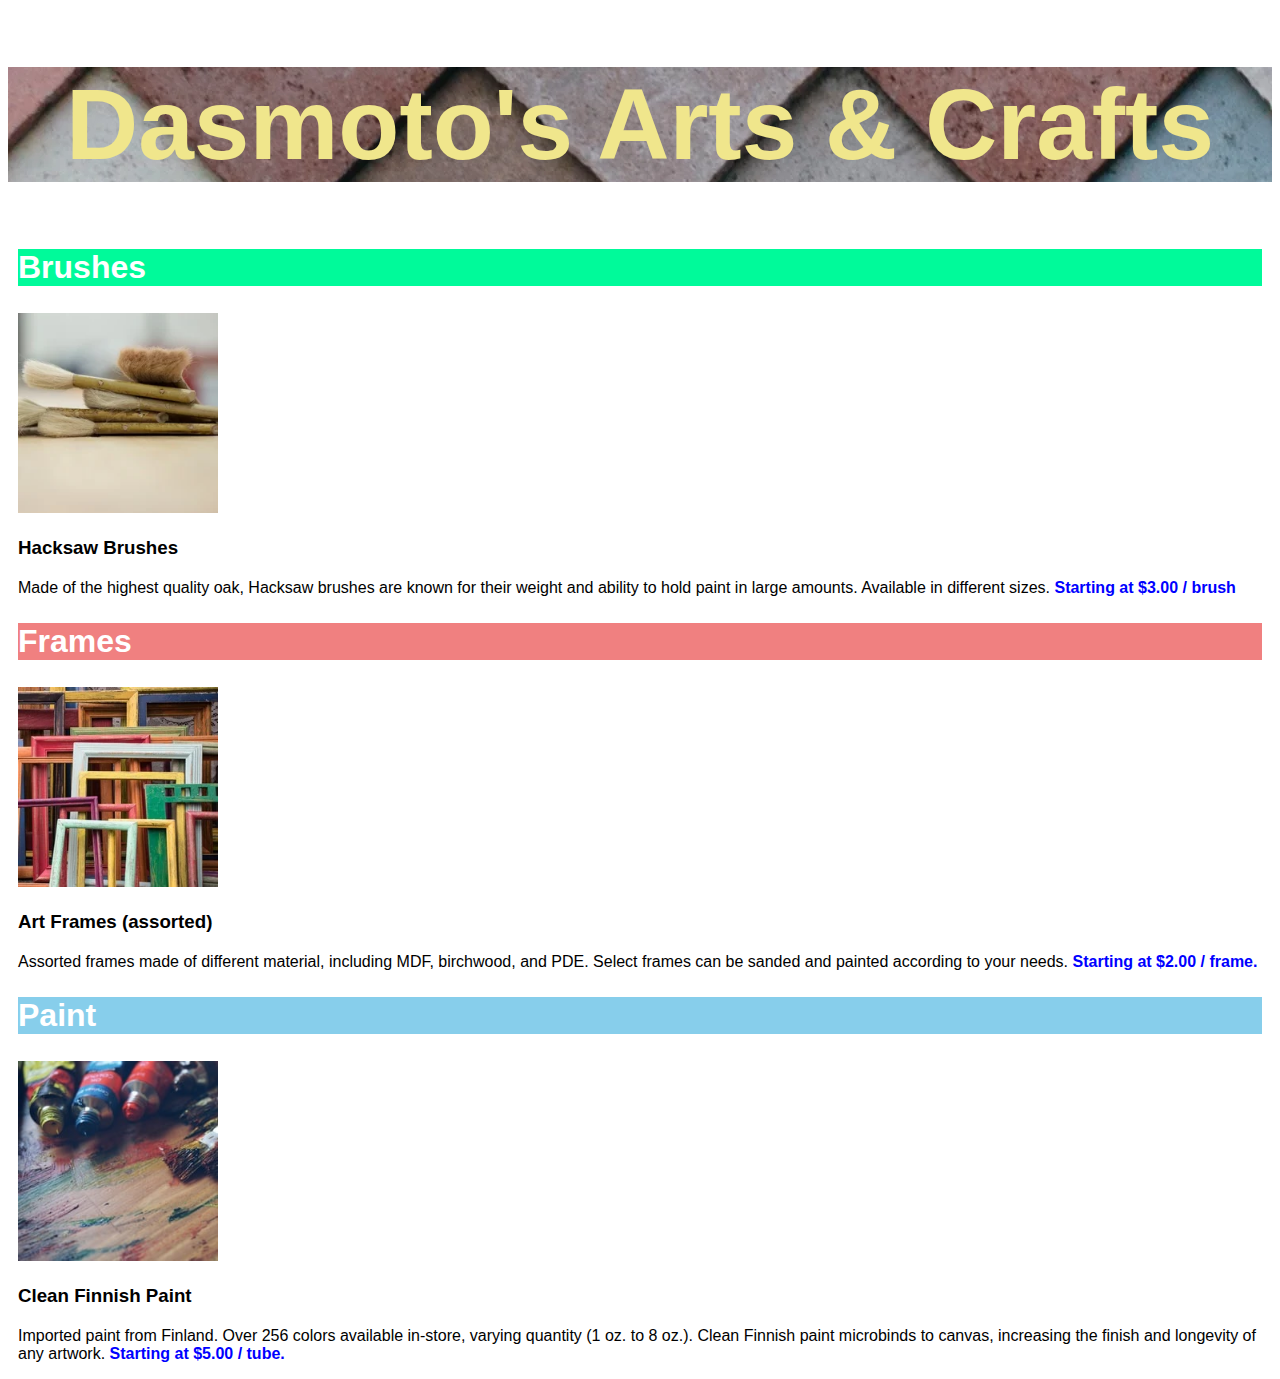
<file: Dasmoto/index.html>
<!DOCTYPE html>
<html lang="en">
    <head>
        <meta charset="UTF-8"/>
        <meta http-equiv="X-UA-Compatible" content="IE=edge"/>
        <meta name="viewport" content="width=device-width, initial-scale=1.0">
        <title>Dasmoto's Arts & Crafts</title>
        <link href="./resources/css/index.css" type="text/css" rel="stylesheet">
    </head>
    <body>
        <header>
            <h1>Dasmoto's Arts & Crafts</h1>
        </header>
        <main>
            <section>
                <h2 id="brushes">Brushes</h2>
                <img src="./resources/images/hacksaw.jpeg"/>
                    <h3>Hacksaw Brushes</h3>
                        <p>Made of the highest quality oak, Hacksaw brushes are known for their weight and ability to hold paint in large amounts. Available in different sizes. <span>Starting at $3.00 / brush</span></p> 
            </section>
            <section>
                <h2 id="frames">Frames</h2>
                <img src="./resources/images/frames.jpeg"/>
                    <h3>Art Frames (assorted)</h3>
                        <p>Assorted frames made of different material, including MDF, birchwood, and PDE. Select frames can be sanded and painted according to your needs. <span>Starting at $2.00 / frame.</span></p>
            </section>
            <section>
                <h2 id="paint">Paint</h2>
                <img src="./resources/images/finnish.jpeg"/>
                    <h3>Clean Finnish Paint</h3>
                        <p>Imported paint from Finland. Over 256 colors available in-store, varying quantity (1 oz. to 8 oz.). Clean Finnish paint microbinds to canvas, increasing the finish and longevity of any artwork. <span>Starting at $5.00 / tube.</span></p>
            </section>
        </main>
</html>
</file>
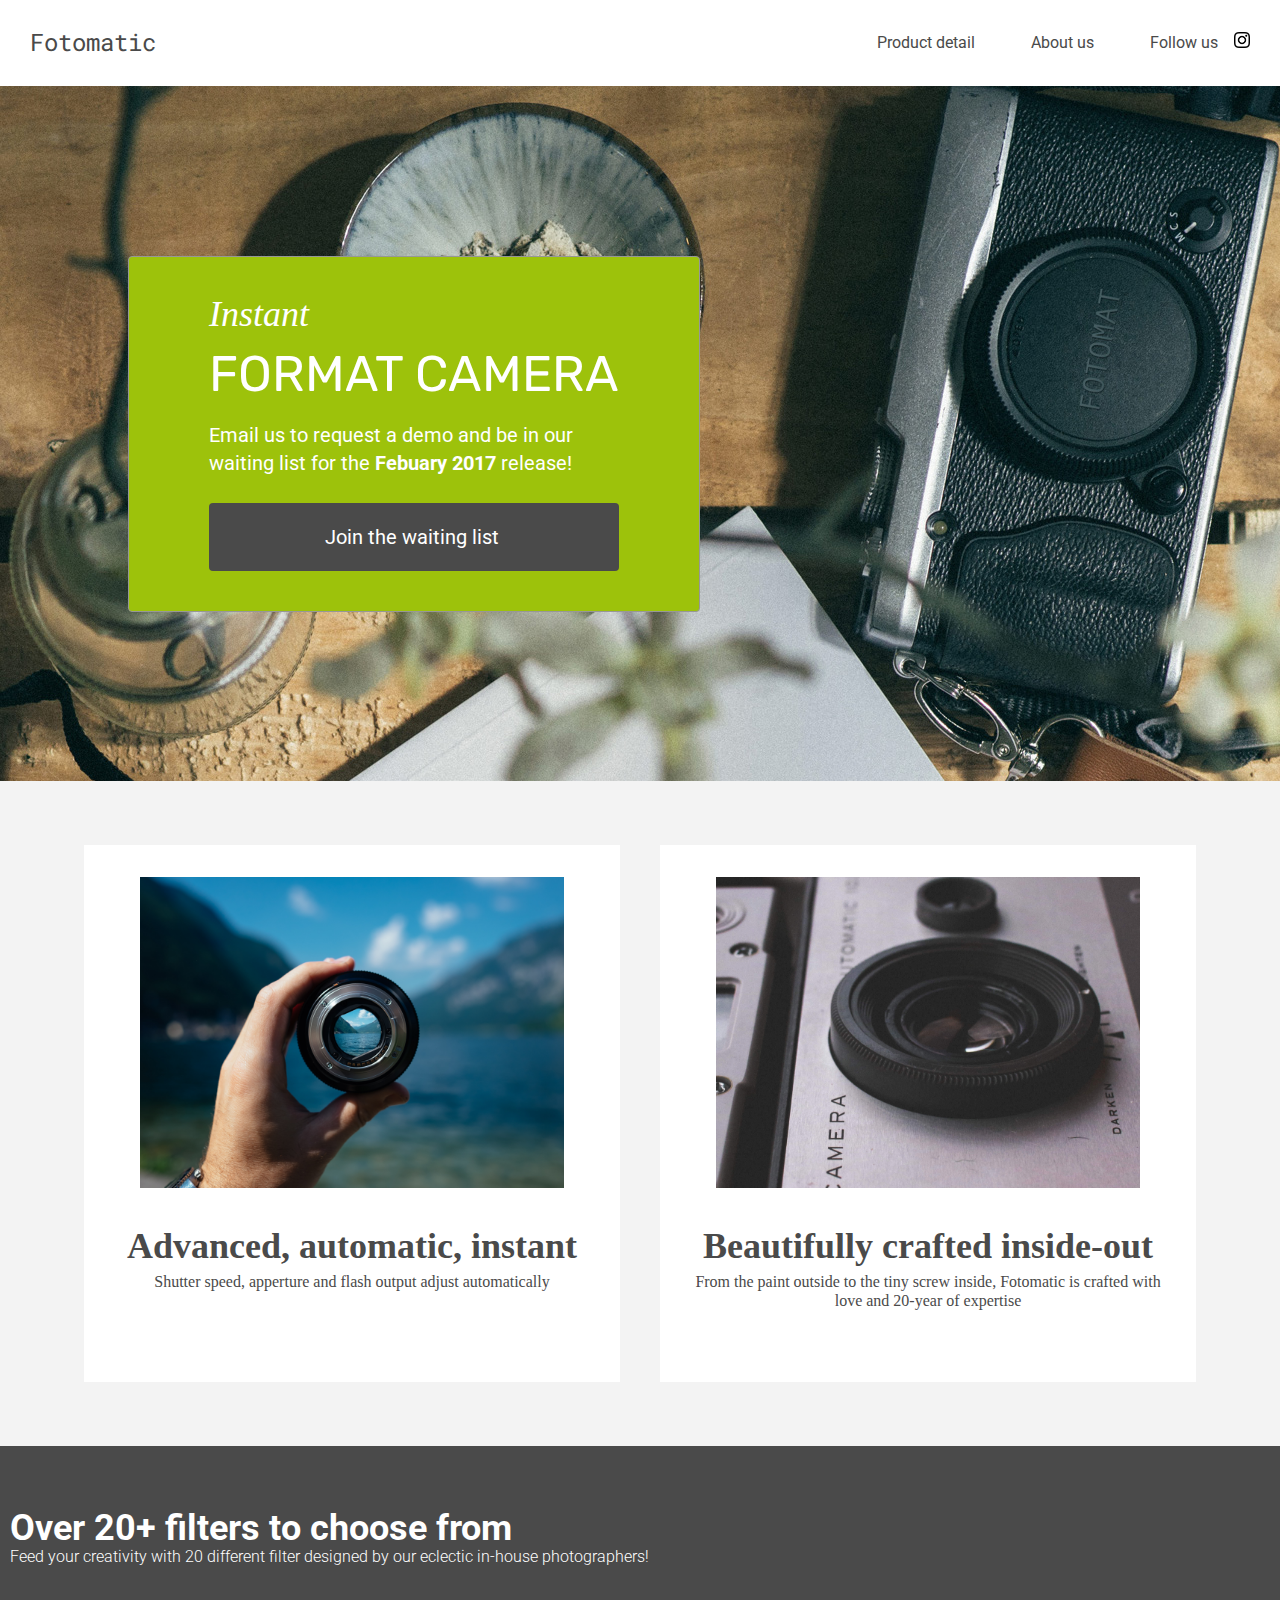
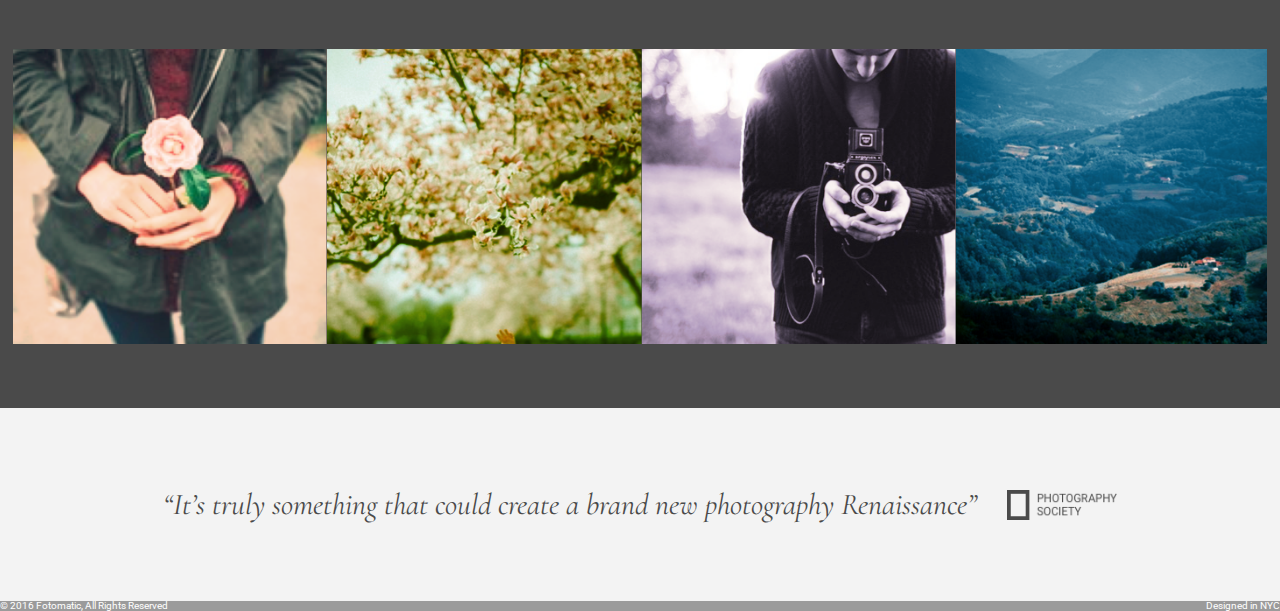
<file: Fotomatic/index.html>
<!DOCTYPE html>
<html>
  <head>
    <title>Fotomatic</title>
    <link rel="preconnect" href="https://fonts.googleapis.com">
    <link rel="preconnect" href="https://fonts.gstatic.com" crossorigin>
    <link href="https://fonts.googleapis.com/css2?family=Cormorant+Garamond:ital@1&family=Roboto+Mono:ital,wght@0,100..700;1,100..700&family=Roboto:wght@100;300;400;500;700&family=Rubik:wght@300..900&display=swap" rel="stylesheet">
    <link href="resources/css/style.css" type="text/css" rel="stylesheet">
    <link href="resources/css/reset.css" type="text/css" rel="stylesheet">
    <meta charset="UTF-8">
  </head>
  <body>
    <!-- Header -->
    <header>
      <div class="content">
        <a href="index.html" class="desktop logo">Fotomatic</a>
        <nav class="desktop">
          <ul>
            <li><a href="#">Product detail</a></li>
            <li><a href="#">About us</a></li>
            <li><a href="https://www.instagram.com/" target="_blank">Follow us <img class="icon" src="./resources/images/instagram.png"></a></li>
            <li><a href="#" class="button">Join us</a></li>
          </ul>
        </nav>
        <nav class="mobile">
          <ul>
            <li><a href="#"><img src="./resources/images/ic-logo.svg"></a></li>
            <li><a href="#"><img src="./resources/images/ic-product-detail.svg"></a></li>
            <li><a href="#"><img src="./resources/images/ic-about-us.svg"></a></li>
            <li><a href="#" class="button">Join us</a></li>
          </ul>
        </nav>
      </div>
    </header>
  
    <!-- Main Content -->
    <div class="main-content">
  
      <!-- Sign Up Section -->
      <div id="sign-up-section" class="banner">
        <div id="sign-up-cta">
          <div class="content">
            <div class="header">
              <h2 class="cursive">Instant</h2>
              <h1 class="striking">FORMAT CAMERA</h1>
            </div>
            <div class="email">
              <span>
                Email us to request a demo and be in our waiting list for the <strong>Febuary 2017</strong> release!
              </span>
              <div class="button">Join the waiting list</div>
            </div>
          </div>
        </div>
      </div>
  
      <!-- Features Section -->
      <div id="features-section">
        <div class="feature">
          <div class="center">
            <div class="image-container">
              <img src="./resources/images/feature-1.png" />
            </div>
            <div class="content">
              <h2>Advanced, automatic, instant</h2>
              <h3>Shutter speed, apperture and flash output adjust automatically</h3>
            </div>
          </div>
        </div>
        <div class="feature">
          <div class="center">
            <div class="image-container">
              <img src="./resources/images/feature-2.png" />
            </div>
            <div class="content">
              <h2>Beautifully crafted inside-out</h2>
              <h3>From the paint outside to the tiny screw inside, Fotomatic is crafted with love and 20-year of expertise</h3>
            </div>
          </div>
        </div>
      </div>
  
      <!-- Filters Section -->
      <div id="filters-section">
        <div class="content">
          <h2>Over 20+ filters to choose from</h2>
          <h3>Feed your creativity with 20 different filter designed by our eclectic in-house photographers!</h3>
        </div>
        <div class="images-container">
          <div class="image-container">
            <img src="./resources/images/filter-1.png" />
          </div>
          <div class="image-container">
            <img src="./resources/images/filter-2.png" />
          </div>
          <div class="image-container">
            <img src="./resources/images/filter-3.png" />
          </div>
          <div class="image-container extra">
            <img src="./resources/images/filter-4.png" />
          </div>
        </div>
      </div>
  
      <!-- Quotes Section -->
      <div id="quotes-section">
        <div class="content">
          <span class="quote">“It’s truly something that could create a brand new photography Renaissance”</span>
          <img class="quote-citation" src="./resources/images/photography-logo.png" />
        </div>
      </div>
  
      <!-- Footer -->
      <footer>
        <div class="content">
          <span class="copyright">© 2016  Fotomatic, All Rights Reserved</span>
          <span class="location">Designed in NYC</span>
        </div>
      </footer>
    </div>
  </body>
  </html>
</file>
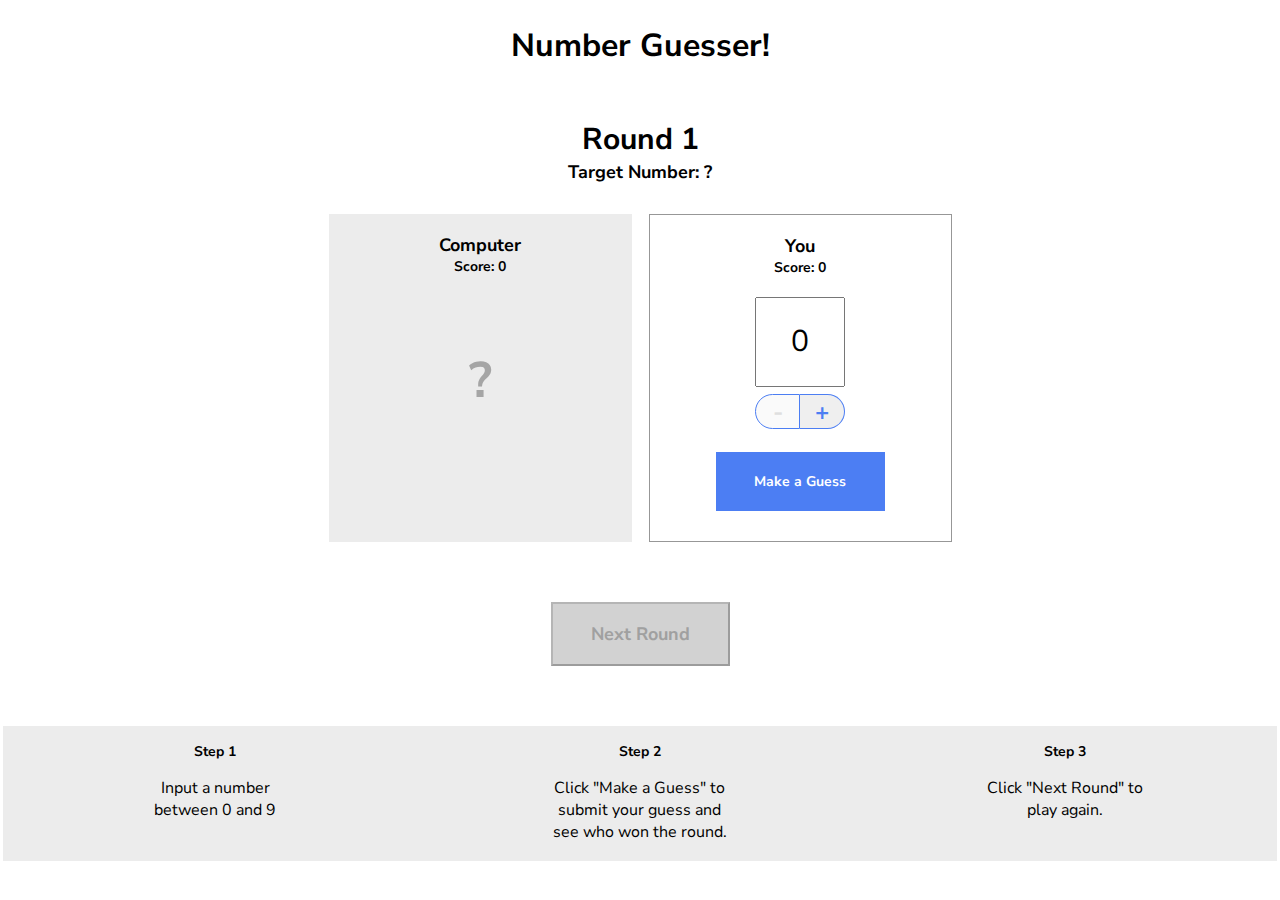
<file: Number Guesser/index.html>
<!doctype html>

<html>
  <head>
    <title>Number Guesser</title>
    <link href="https://fonts.googleapis.com/css?family=Nunito+Sans:400,700" rel="stylesheet">
    <link rel="stylesheet" href="./style.css">
  </head>
  <body>
    <div class="game-container">
      <header>
        <h1>Number Guesser!</h1>
      </header>
      
      <div class="rounds">
        <p class="round-label">Round <span id="round-number">1</span></p>
        <p class="guess-label">Target Number: <span id="target-number">?</span></p>
      </div>

      <div class="guessing-area">
        <div class="guess computer-guess">
          <div class="guess-title">
            <p class="guess-label">Computer</p>
            <p class="score-label">Score: <span id="computer-score">0</span></p>
          </div>
          <p id="computer-guess">?</p>
          <p class="winning-text" id="computer-wins"></p>
        </div>
        <div class="guess human-guess">
          <div class="guess-title">
            <p class="guess-label">You</p>
            <p class="score-label">Score: <span id="human-score">0</span></p>
          </div>
          <input type="number" id="human-guess" min=0 max=9 value=0>
          <div class="number-controls">
            <button class="number-control left" id="subtract" disabled>-</button>
            <button class="number-control right" id="add">+</button>
          </div>
          <button class="button" id="guess">Make a Guess</button>
        </div>
      </div>

      <div class="next-round-container">
        <button class="button" id="next-round" disabled>Next Round</button>
      </div>

    </div>
    
    <div class="instructions">
      <div class="instruction">
        <h3>Step 1</h3>
        <p>Input a number between 0 and 9</p>
      </div>
      <div class="instruction">
        <h3>Step 2</h3>
        <p>Click "Make a Guess" to submit your guess and see who won the round.</p>
      </div>
      <div class="instruction">
        <h3>Step 3</h3>
        <p>Click "Next Round" to play again.</p>
      </div>
    </div>

    <script src="./script.js"></script>
    <script src="./game.js"></script>
  </body>
</html>
</file>
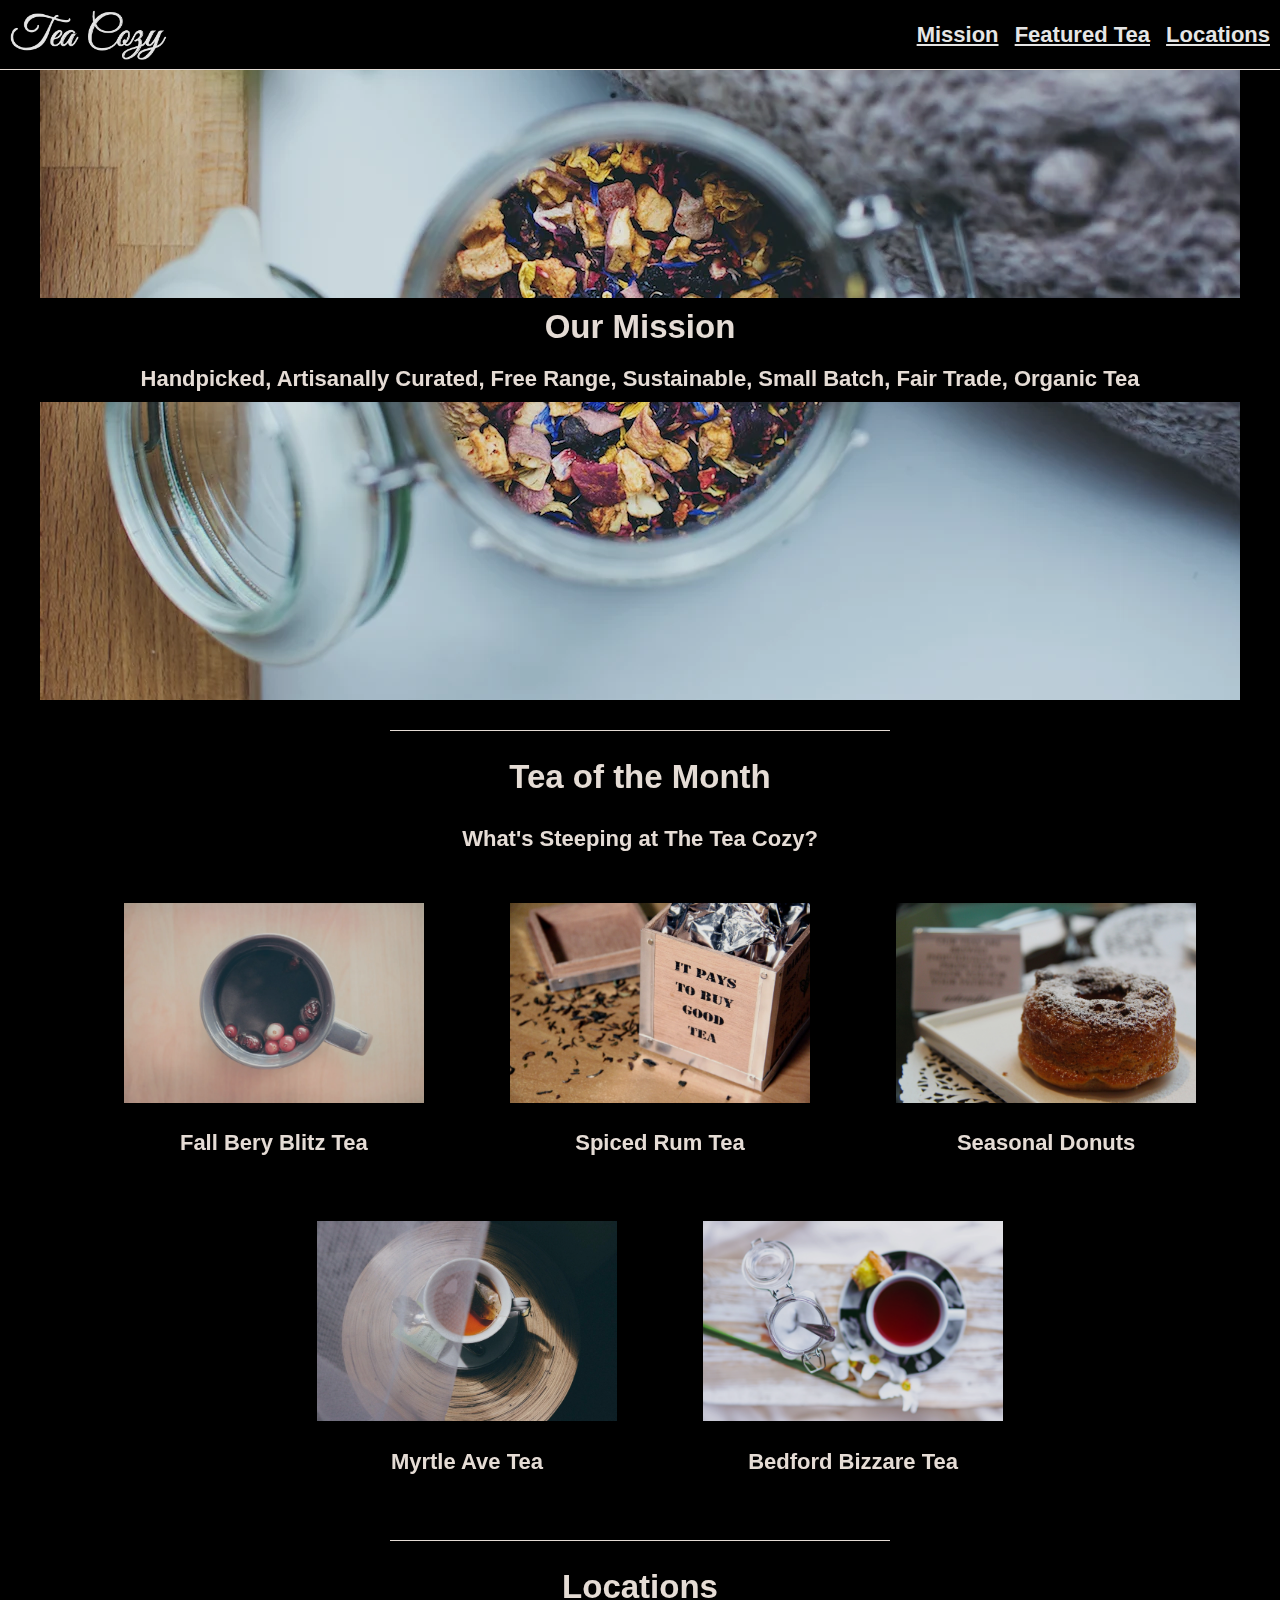
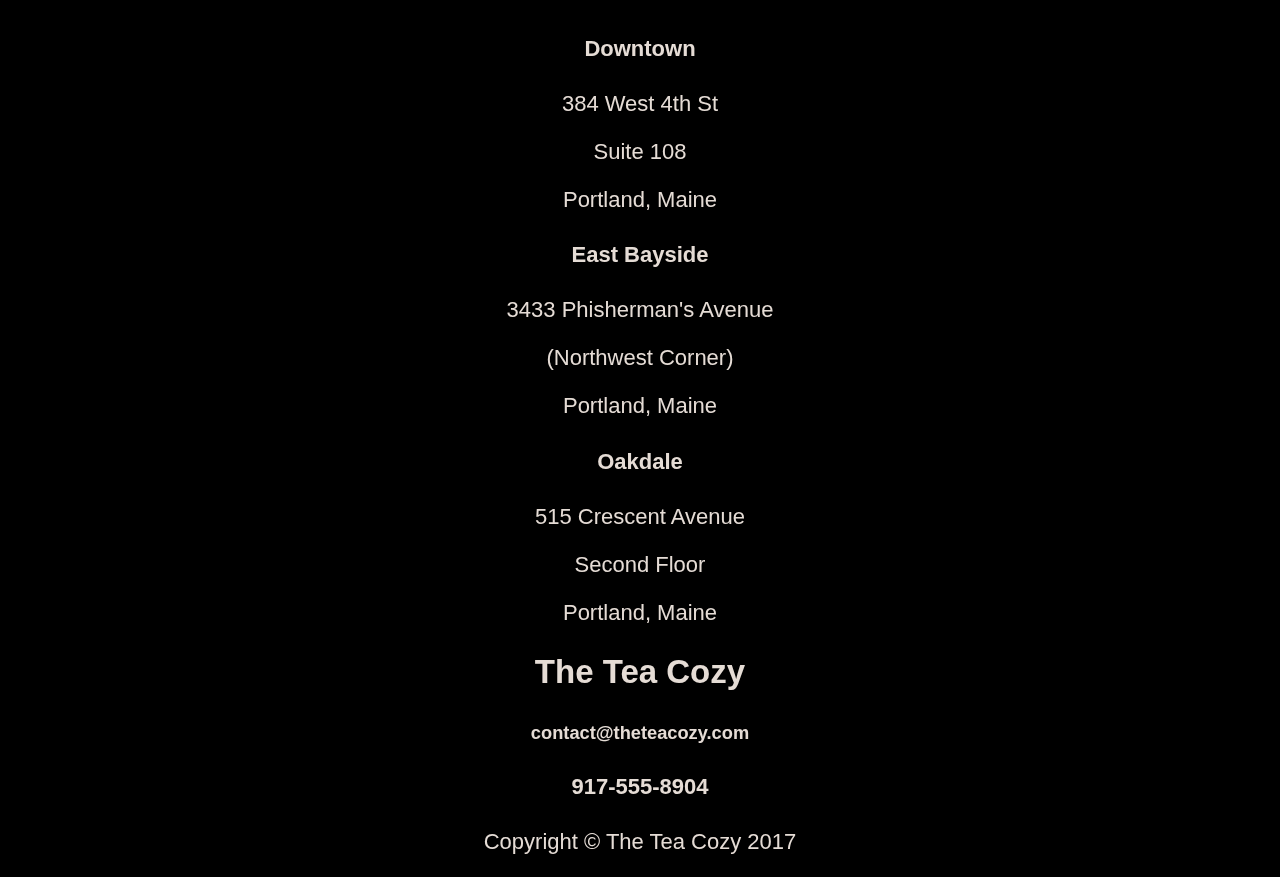
<file: TeaCozy/index.html>
<!DOCTYPE html>
<html>
    <head>
        <title>The Tea Cozy</title>
        <link href="resources/css/style.css" type="text/css" rel="stylesheet"/>
        <link href="resources/images/favicon.ico" type="image/x-icon" rel="icon"/>
    </head>
    <body>
        <header>
            <img class="logo" src="resources/images/tea-cozy-logo.png" alt="Tea Cozy Logo"/>
            <ul class="breadcrumb">
                <li>
                    <a href="#mission1">Mission</a>
                </li>
                <li>
                    <a href="#totmh1">Featured Tea</a>
                </li>
                <li>
                    <a href="#locations1">Locations</a>
                </li>
            </ul>
        </header>
        <main>
            <section class="mission" id="mission1">
                <h2>Our Mission</h2>
                <h4>Handpicked, Artisanally Curated, Free Range, Sustainable, Small Batch, Fair Trade, Organic Tea</h4>
            </section>
            <section class="border"></section>
            <section class="totmh" id="totmh1">
                <h2> Tea of the Month</h2>
                <h4>What's Steeping at The Tea Cozy?</h4>
                <ul class="totm">
                    <li>
                        <figure>
                            <img src="resources/images/berryblitz.jpeg" alt="Fall Berry Blitz Tea"/>
                            <figcaption><h4>Fall Bery Blitz Tea</h4></figcaption>
                        </figure>
                    </li>
                    <li>
                        <figure>
                            <img src="resources/images/spiced-rum.jpeg" alt="Spiced Rum Tea"/>
                            <figcaption><h4>Spiced Rum Tea</h4></figcaption>
                        </figure>
                    </li>
                    <li>
                        <figure>
                            <img src="resources/images/donut.jpg" alt="Seasonal Donuts"/>
                            <figcaption><h4>Seasonal Donuts</h4></figcaption>
                        </figure>
                    </li>
                    <li>
                        <figure>
                            <img src="resources/images/myrtle-ave.jpeg" alt="Myrtle Ave Tea"/>
                            <figcaption><h4>Myrtle Ave Tea</h4></figcaption>
                        </figure>
                    </li>
                    <li>
                        <figure>
                            <img src="resources/images/bedford-bizarre.jpeg" alt="Bedford Bizzare Tea"/>
                            <figcaption><h4>Bedford Bizzare Tea</h4></figcaption>
                        </figure>
                    </li>
                </ul>
            </section>
            <section class="border1"></section>
            <section class="locations" id="locations1">
                <h2>Locations</h2>
                <section class="address-boxes">
                    <section class="address">
                        <h4>Downtown</h4>
                        <p>384 West 4th St</p>
                        <p>Suite 108</p>
                        <p>Portland, Maine</p>
                    </section>
                    <section class="address">
                        <h4>East Bayside</h4>
                        <p>3433 Phisherman's Avenue</p>
                        <p>(Northwest Corner)</p>
                        <p>Portland, Maine</p>
                    </section>
                    <section class="address">
                        <h4>Oakdale</h4>
                        <p>515 Crescent Avenue</p>
                        <p>Second Floor</p>
                        <p>Portland, Maine</p>
                    </section>
                </section>
            </section>
            <section class="border2"></section>
            <section class="contact">
                <h2>The Tea Cozy</h2>
                <h5>contact@theteacozy.com</h5>
                <h4>917-555-8904</h4>
            </section>
        </main>
        <footer>
            <p>Copyright &#169 The Tea Cozy 2017</p>
        </footer>
    </body>
</html>
</file>
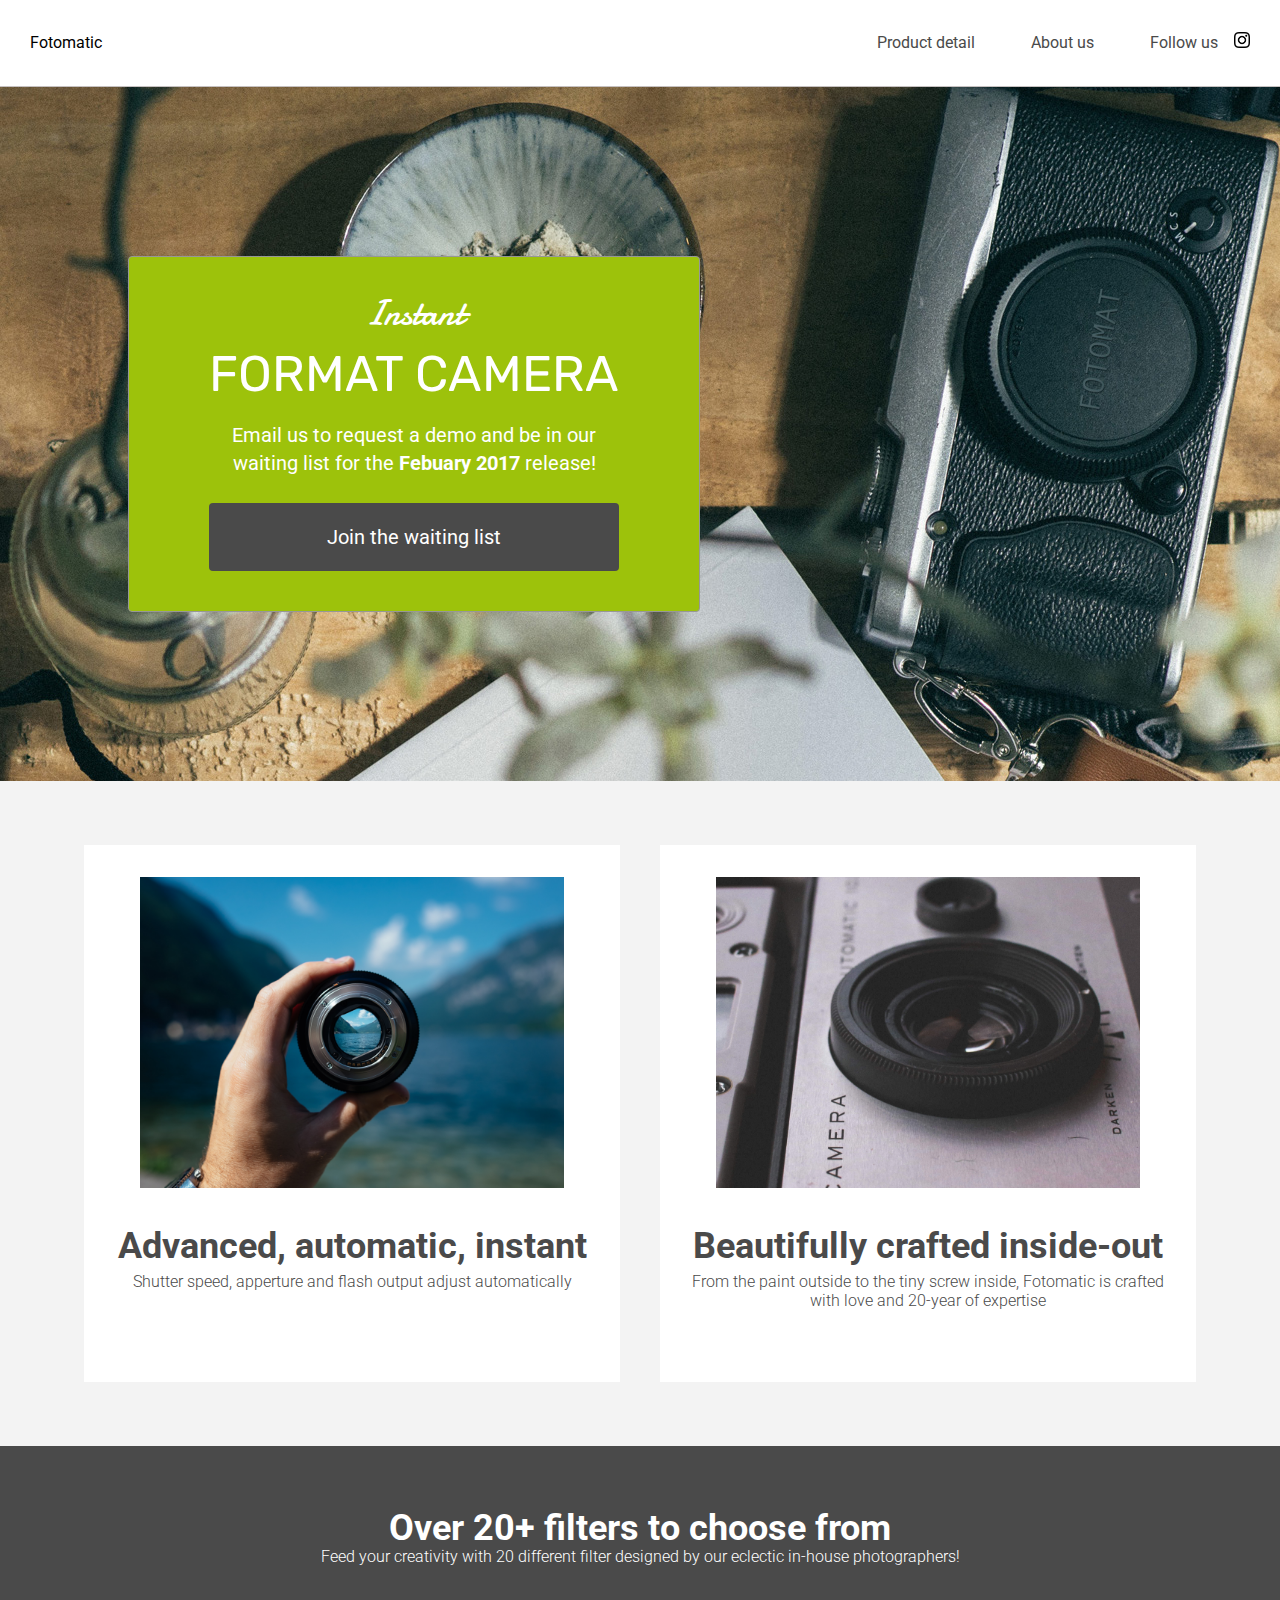
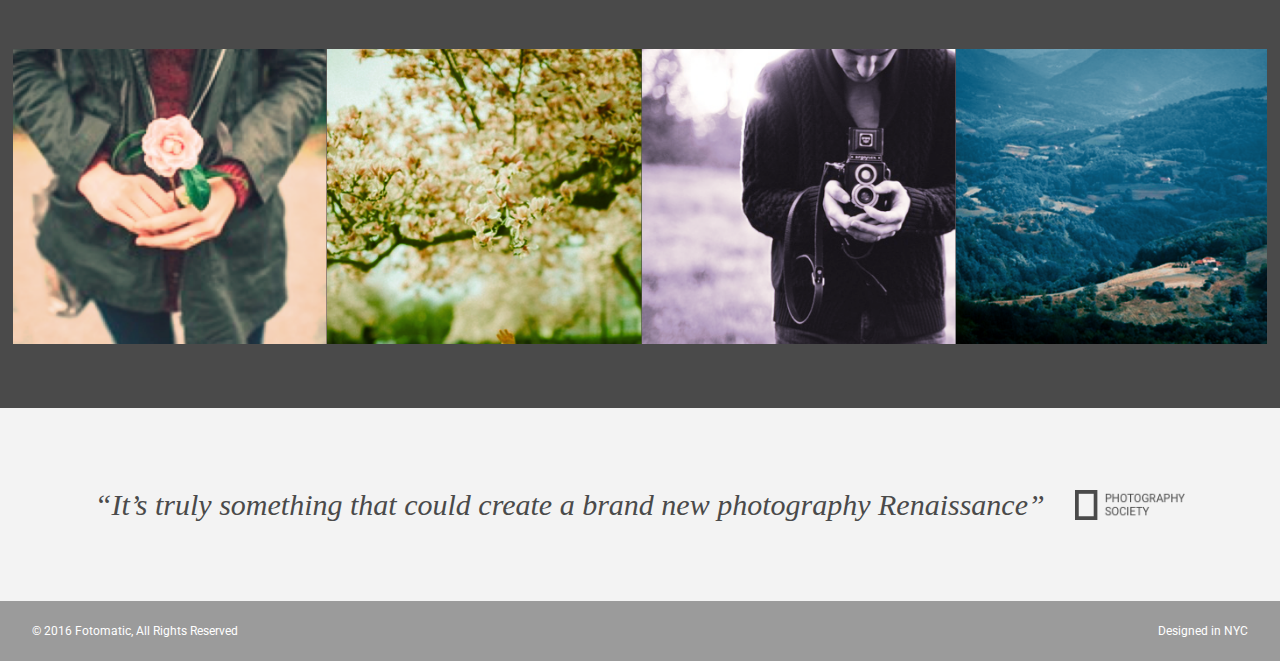
<file: Codecademy Solutions/Fotomatic Solution/index.html>
<!DOCTYPE html>
<html>
<head>
  <link href="https://fonts.googleapis.com/css?family=Damion" rel="stylesheet">
  <link href="https://fonts.googleapis.com/css?family=Rubik" rel="stylesheet">
  <link href="https://fonts.googleapis.com/css?family=Roboto:300,400,600,700" rel="stylesheet">
  <link rel="stylesheet" href="./resources/css/reset.css">
  <link rel="stylesheet" href="./resources/css/style.css">
  <title>Fotomatic</title>
</head>
<body>
  <!-- Header -->
  <header>
    <div class="content">
      <a href="index.html" class="desktop logo">Fotomatic</a>
      <nav class="desktop">
        <ul>
          <li><a href="#">Product detail</a></li>
          <li><a href="#">About us</a></li>
          <li><a href="https://www.instagram.com/" target="_blank">Follow us <img class="icon" src="./resources/images/instagram.png"></a></li>
          <li><a href="#" class="button">Join us</a></li>
        </ul>
      </nav>
      <nav class="mobile">
        <ul>
          <li><a href="#"><img src="./resources/images/ic-logo.svg"></a></li>
          <li><a href="#"><img src="./resources/images/ic-product-detail.svg"></a></li>
          <li><a href="#"><img src="./resources/images/ic-about-us.svg"></a></li>
          <li><a href="#" class="button">Join us</a></li>
        </ul>
      </nav>
    </div>
  </header>

  <!-- Main Content -->
  <div class="main-content">

    <!-- Sign Up Section -->
    <div id="sign-up-section" class="banner">
      <div id="sign-up-cta">
        <div class="content center">
          <div class="header">
            <h2 class="cursive">Instant</h2>
            <h1 class="striking">FORMAT CAMERA</h1>
          </div>
          <div class="email">
            <span>
              Email us to request a demo and be in our waiting list for the <strong>Febuary 2017</strong> release!
            </span>
            <div class="button">Join the waiting list</div>
          </div>
        </div>
      </div>
    </div>

    <!-- Features Section -->
    <div id="features-section">
      <div class="feature">
        <div class="center">
          <div class="image-container">
            <img src="./resources/images/feature-1.png" />
          </div>
          <div class="content">
            <h2>Advanced, automatic, instant</h2>
            <h3>Shutter speed, apperture and flash output adjust automatically</h3>
          </div>
        </div>
      </div>
      <div class="feature">
        <div class="center">
          <div class="image-container">
            <img src="./resources/images/feature-2.png" />
          </div>
          <div class="content">
            <h2>Beautifully crafted inside-out</h2>
            <h3>From the paint outside to the tiny screw inside, Fotomatic is crafted with love and 20-year of expertise</h3>
          </div>
        </div>
      </div>
    </div>

    <!-- Filters Section -->
    <div id="filters-section">
      <div class="content center">
        <h2>Over 20+ filters to choose from</h2>
        <h3>Feed your creativity with 20 different filter designed by our eclectic in-house photographers!</h3>
      </div>
      <div class="images-container">
        <div class="image-container">
          <img src="./resources/images/filter-1.png" />
        </div>
        <div class="image-container">
          <img src="./resources/images/filter-2.png" />
        </div>
        <div class="image-container">
          <img src="./resources/images/filter-3.png" />
        </div>
        <div class="image-container extra">
          <img src="./resources/images/filter-4.png" />
        </div>
      </div>
    </div>

    <!-- Quotes Section -->
    <div id="quotes-section">
      <div class="content center">
        <span class="quote">“It’s truly something that could create a brand new photography Renaissance”</span>
        <img class="quote-citation" src="./resources/images/photography-logo.png" />
      </div>
    </div>

    <!-- Footer -->
    <footer>
      <div class="content">
        <span class="copyright">© 2016  Fotomatic, All Rights Reserved</span>
        <span class="location">Designed in NYC</span>
      </div>
    </footer>

  </div>
</body>
</html>
</file>
<file: Dasmoto/resources/css/index.css>
body {
    font-family: Helvetica;
}

main {
    padding: 0 10px;
}

h1 {
    background-image: url("../images/pattern.jpeg");
    font-size: 100px;
    font-weight: bold;
    color: khaki;
    text-align: center;
}

h2 {
    font-size: 32px;
    font-weight: bold;
    color: white;
}

h3 {
    margin: 20px 0;
}

#brushes {
    background-color: mediumspringgreen;
}

#frames {
    background-color: lightcoral;
}

#paint {
    background-color: skyblue;
}

img {
    width: 200px;
    height: 200px;
}

span {
    color: blue;
    font-weight: bold;
}
</file>
<file: Fotomatic/resources/css/style.css>
/* Universal Styles */

html {
  font-family: 'Roboto', sans-serif;
  font-size: 16px;
}

.main-content {
  position: relative;
  top: 5.3125rem; /* To offset for fixed header. */
}

.center {
  text-align: center;
}

.button {
  border-radius: 4px;
  background-color: #4a4a4a;
  color: white;
}

.image-container {
  overflow: hidden;
}

.image-container img {
  display: block;
  max-width: 100%
}

@media only screen and (max-width: 760px) {
  .main-content {
    top: 2.5625rem;
  }
}

/* Header */

header {
  position: fixed;
  width: 100%;
  border-bottom: solid 1px #c6c1c1;
  background-color: white;
  z-index: 100;
}

header .content {
  display: flex;
  align-items: center;
  padding: 1.875rem;
  line-height: 1.6rem;
}

header .logo {
  flex: 1;
  font-family: 'Roboto Mono';
  font-size: 1.5rem;
  color: #4a4a4a;
}

header nav ul {
  display: flex;
}

nav li {
  padding-left: 3.5rem;
}

nav a {
  vertical-align: bottom;
  line-height: 1.6;
  font-size: 1rem;
  color: #4a4a4a;
  font-family: 'Roboto'
}

nav .button {
  padding: .1875rem .5rem;
  background-color: #9dc20b;
  line-height: 1.6;
  color: white;
}

nav li:last-child {
  display: none;
}

header .icon {
  width: 1rem;
  padding-left: .75rem;
}

header .mobile {
  display: none;
}

@media only screen and (max-width: 895px) {
  nav li:last-child {
    display: block;
  }

  header .content {
    padding: 1rem 1rem;
  }
}

@media only screen and (max-width: 600px) {
  header .desktop {
    display: none;
  }

  header .mobile {
    display: block;
    width: 100%;
  }

  header .content {
    padding: .5rem 0;
  }

  header .mobile ul {
    display: flex;
    justify-content: space-around;
    align-items: center;
    width: 100%;
  }

  header .mobile li {
    padding: 0;
  }
}
/* Sign Up Section */

#sign-up-section {
  display: flex;
  justify-content: flex-start;
  align-items: flex-start;
  height: 43.5rem;
  background-image: url(../images/banner-landingpage.jpg);
  background-size: cover;
  background-position: bottom;
  background-repeat: no-repeat;
}

#sign-up-cta {
  position: relative;
  top: 10.6875rem;
  left: 10%;
  padding: 0 5rem 2.5rem 5rem;
  border: solid 1px #979797;
  border-radius: 0.25rem;
  background-color: #9dc20b;
}

#sign-up-cta .content {
  width: 25.625rem;
  margin-top: 2rem;
  font-family: 'Roboto', sans-serif;
  font-size: 1.25rem;
  line-height: 1.4;
  color: white;
}

#sign-up-cta span strong {
  font-weight: bold;
}

#sign-up-cta .cursive {
  font-family: cursive;
  font-style: italic;
  font-size: 2.25rem;
}


#sign-up-cta .striking {
  font-family: 'Rubik', sans-serif;
  padding-bottom: .75rem;
  font-size: 3.125rem;
}

#sign-up-cta .button {
  margin-top: 1.625rem;
  padding: 1.25rem 7.25rem;
}

@media only screen and (max-width: 895px) {
  #sign-up-section {
    align-items: center;
    justify-content: center;
    height: 28rem;
  }

  #sign-up-cta {
    position: static;
    width: auto;
    height: auto;
    background-color: transparent;
    border: none;
  }

  #sign-up-cta .content {
    margin-top: 0;
  }

  #sign-up-cta .email {
    display: none;
  }

  #sign-up-cta .striking {
    font-size: 3.125rem;
  }

  #sign-up-cta .cursive {
    font-size: 2.25rem;
  }
}

@media only screen and (max-width: 600px) {
  #sign-up-section {
    height: 20rem;
  }

  #sign-up-cta h1 {
    font-size: 2.25rem;
  }

  #sign-up-cta h2 {
    font-size: 2rem;
  }
}

/* Features Section */

#features-section {
  display: flex;
  justify-content: space-between;
  padding: 4rem 5%;
  background-color: #f3f3f3;
}

.feature {
  flex: 1;
  padding: 2rem;
  margin: 0px 1.25rem;
  background-color: white;
}

.feature .image-container {
  width: 90%;
  height: 65%;
  margin: 0 auto;
}

.feature .content {
  padding: 2.5rem 0;
}

.feature h2 {
  padding-bottom: .5rem;
  font-size: 2.25rem;
  font-weight: bold;
  color: #4a4a4a;
}

.feature h3 {
  font-size: 1rem;
  line-height: 1.2;
  font-weight: 300;
  color: #4a4a4a;
}

@media only screen and (max-width: 895px) {
  #features-section {
    padding: 1rem;
  }

  .feature {
    margin: 0px .5rem;
    padding: 1rem;
  }

  .feature h2 {
    font-size: 2rem;
    line-height: 1.3;
  }

  .feature h3 {
    font-size: .875rem;
    line-height: 1.4;
  }
}

@media only screen and (max-width: 600px) {
  #features-section {
    flex-flow: column;
    padding: 0;
  }

  .feature {
    margin: 0;
    padding: 1.25rem 1rem 0 1rem;
  }

  .feature .content {
    padding: 1.25rem 0 1.875rem 0;
  }
}

/* Filters Section */

#filters-section {
  padding: 4rem 0;
  background-color: #4a4a4a;
}

#filters-section .content {
  padding: 0 .625rem;
  margin-bottom: 5rem;
}

#filters-section .content h2 {
  font-family: 'Roboto';
  font-size: 2.25rem;
  font-weight: bold;
  color: white;
}

#filters-section .content h3 {
  font-family: 'Roboto';
  font-size: 1rem;
  font-weight: lighter;
  line-height: 1.4;
  font-weight: 300;
  color: white;
}

#filters-section .images-container {
  display: flex;
  max-width: 100%;
  padding: 0 1%;
}

@media only screen and (max-width: 600px) {
  #filters-section {
    padding: 1.5rem 0 0 0;
  }

  #filters-section .content {
    margin-bottom: 1rem;
  }

  #filters-section .content h2 {
    padding-bottom: .625rem;
    font-size: 1.125rem;
    line-height: 1.3;
    font-weight: normal;
  }

  #filters-section .content h3 {
    font-size: .875rem;
    line-height: 1.4;
  }

  #filters-section .images-container {
    padding: 0;
  }

  #filters-section .extra {
    display: none;
  }
}

/* Quotes Section */

#quotes-section {
  background-color: #f3f3f3;
}

#quotes-section .content {
  display: flex;
  align-items: center;
  justify-content: center;
  padding: 5rem 0;
}

#quotes-section .quote {
  padding-right: 1.875rem;
  font-family: 'Cormorant Garamond', serif;
  font-size: 1.875rem;
  line-height: 1.1;
  font-style: italic;
  color: #4a4a4a;
}

#quotes-section .quote-citation {
  height: 1.875rem;
}

@media only screen and (max-width: 895px) {
  #quotes-section .content {
    padding: 3rem 1.5rem;
  }
}

@media only screen and (max-width: 600px) {
  #quotes-section .content {
    padding: 1.875rem .625rem;
  }

  #quotes-section .quote {
    font-size: 1.5rem;
    line-height: 1.4;
  }

  #quotes-section .quote-citation {
    display: block;
    padding-top: 1rem;
    margin: auto;
  }
}

/* Footer */

footer {
  background-color: #9b9b9b;
  padding: 1.5rem 2rem;
}

footer .content {
  font-family: 'Roboto';
  color: white;
  display: flex;
  font-size: .75rem;
}

footer .copyright {
  flex-grow: 1;
}

@media only screen and (min-width: 600px) {
  footer .content {
    font-size: .625rem;
  }
}
</file>
<file: Number Guesser/style.css>
* {
  font-family: 'Nunito Sans';
  box-sizing: border-box;
}

body {
  margin: 0 auto;
  padding: 3px;
  background-color: #fff;
}

.game-container {
  max-width: 640px;
  margin: 0 auto;
  text-align: center;
}

header {
  display: flex;
  justify-content: center
}

.rounds {
  display: flex;
  flex-direction: column;
  align-items: center;
  margin-bottom: 30px;
}

.round-label {
  font-size: 30px;
  font-weight: 700;
  margin-bottom: 0px;
}

.guess {
  min-width: 303px;
  height: 328px;
  display: flex;
  flex-direction: column;
  align-items: center;
  padding: 19px;
}

.guessing-area {
  display: flex;
  justify-content: space-around;
  align-items: flex-start;
  margin-bottom: 60px;
}

.guess-title {
  display: flex;
  flex-direction: column;
  align-items: center;
  justify-content: flex-start;
  margin-bottom: 20px;
}

.guess-label {
  font-size: 18px;
  font-weight: 700;
  margin: 0;
}

.score-label {
  font-size: 14px;
  font-weight: 700;
  margin: 0;
}

.target-guess {
  display: flex;
  flex-direction: column;
  align-items: center;
  justify-content: flex-start;
}

.computer-guess {
  background-color: #ececec;
}

#computer-guess {
  font-size: 50px;
  font-weight: 700;
  color: #a5a5a5;
}

.human-guess {
  border: 1px solid #979797;
}

.guess input {
  height: 90px;
  width: 90px;
  font-size: 30px;
  text-align: center;
  margin: 0 auto;
  margin-bottom: 7px;
}

.number-controls {
  font-size: 0;
  margin-bottom: 23px;
}

.number-control {
  border: solid 1px #4c7ef3;
  display: inline-block;
  width: 45px;
  height: 35px;
  font-size: 24px;
  font-weight: 700;
  color: #4c7ef3;
  cursor: pointer;
}

.number-controls button[disabled] {
  color: #dfdfdf;
  cursor: default;
}

.left {
  border-top-left-radius: 22.5px;
  border-bottom-left-radius: 22.5px;
}

.right {
  border-top-right-radius: 22.5px;
  border-bottom-right-radius: 22.5px;
  border-left-width: 0px;
}

.controls {
  display: flex;
  justify-content: space-around;
}

.button {
  background-color: #4c7ef3;
  color: #fff;
  cursor: pointer;
}

#guess {
  padding: 20px;
  width: 169px;
  height: 59px;
  border: none;
  font-weight: 700;
  font-size: 14px;
}

input[type=number]::-webkit-inner-spin-button {
  -webkit-appearance: none;
}

#next-round {
  width: 179px;
  height: 64px;
  font-size: 18px;
  font-weight: bold;
  margin-left: auto;
  margin-right: auto;
  margin-bottom: 60px;
}
  
.button[disabled] {
  background-color: #d2d2d2;
  color: #a0a0a0;
  cursor: default;
}

.instructions {
  background-color: #ececec;
  width: 100%;
  display: flex;
  justify-content: space-around;
}

.instruction {
  width: 180px;
  padding: 2px;
  text-align: center;
}

.instructions h3 {
  font-size: 14px;
}


.winning-text, .winning-text[disabled] {
  color: #ec3636;
  font-weight: 700;
}
</file>
<file: TeaCozy/resources/css/style.css>
body {
    font-family: 'Helvetica', sans-serif;
    font-size: 22px;
    color: seashell;
    background-color: black;
    opacity: 0.9;
    text-align: center;
    padding: 0;
    margin: 0;
}

header {
    background-color: black;
    display: flex;
    position: fixed;
    align-items: center;
    justify-content: space-between;
    height: 69px;
    border-bottom: 1px solid seashell;
    width: 100%;
    opacity: 1;
    z-index: 0.2;
}

header .logo {
    justify-content: flex-start;
    margin-left: 10px;
    height: 50px;
    z-index: inherit;
}

.breadcrumb a {
    font-weight: bold;
    color: white;
    text-decoration: underline;
}

.breadcrumb a:hover {
    text-decoration: none;
}

.breadcrumb li {
    display: inline-flex;
    justify-content: flex-end;
    margin-right: 10px;
}

.mission {
    display: flex;
    margin: auto;
    flex-direction: column;
    justify-content: center;
    background-image: url(../images/mission-background.jpeg);
    background-position: center;
    background-repeat: no-repeat;
    height: 700px;
    width: 1200px;

}

.mission h2,
.mission h4 {
    background-color: black;
    text-align: center;
    margin: 0;
    padding: 10px;
}

.totm li {
    display: inline-flex;
    margin: auto;
    flex-direction: column;
    justify-content: center;
}

.totm img {
    height: 200px;
    width: 300px;
}

.totm figcaption {
    line-height: 10px;
}

.border  {
    display: flex;
    margin: 0 auto;
    width: 500px;
    border-bottom: 1px solid seashell;
    position: relative; 
    justify-content: center;
    padding-top: 30px;
}

.border1 {
    display: flex;
    margin: 0 auto;
    width: 500px;
    border-bottom: 1px solid seashell;
    position: relative; 
    justify-content: center;
}
</file>
<file: Codecademy Solutions/Fotomatic Solution/resources/css/style.css>
/* Universal Styles */

html {
  font-family: "Roboto", sans-serif;
  font-size: 16px;
}

.main-content {
  position: relative;
  top: 5.3125rem; /* To offset for fixed header. */
}

.center {
  text-align: center;
}

.button {
  border-radius: 4px;
  background-color: #4a4a4a;
  color: white;
}

.image-container {
  overflow: hidden;
}

.image-container img {
  display: block;
  max-width: 100%;
}

@media only screen and (max-width: 895px) {
  .main-content {
    top: 2.5625rem;
  }
}

/* Header */

header {
  position: fixed;
  z-index: 100;
  width: 100%;
  border-bottom: solid 1px #c6c1c1;
  background-color: white;
}

header .content {
  display: flex;
  align-items: center;
  padding: 1.875rem;
}

header .logo {
  flex: 1;
}

header nav ul {
  display: flex;
}

nav li {
  padding-left: 3.5rem;
}

nav a {
  vertical-align: bottom;
  line-height: 1.6;
  font-size: 1rem;
  color: #4a4a4a;
}

nav .button {
  padding: .1875rem .5rem;
  background-color: #9dc20b;
  line-height: 1.6;
  color: white;
}

nav li:last-child {
  display: none;
}

header .icon {
  width: 1rem;
  padding-left: .75rem;
}

header .mobile {
  display: none;
}

@media only screen and (max-width: 895px) {
  nav li:last-child {
    display: block;
  }

  header .content {
    padding: 1rem 1rem;
  }
}

@media only screen and (max-width: 600px) {
  header .desktop {
    display: none;
  }

  header .mobile {
    display: block;
    width: 100%;
  }

  header .content {
    padding: .5rem 0;
  }

  header .mobile ul {
    display: flex;
    justify-content: space-around;
    align-items: center;
    width: 100%;
  }

  header .mobile li {
    padding: 0;
  }
}

/* Sign Up Section */

#sign-up-section {
  display: flex;
  justify-content: flex-start;
  align-items: flex-start;
  height: 43.5rem;
  background-image: url('../images/banner-landingpage.jpg');
  background-position: bottom;
  background-size: cover;
  background-repeat: no-repeat;
}

#sign-up-cta {
  position: relative;
  top: 171px;
  left: 10%;
  padding: 0 5rem 2.5rem 5rem;
  border: solid 1px #979797;
  border-radius: 4px;
  background-color: #9dc20b;
}

#sign-up-cta .content {
  width: 25.625rem;
  margin-top: 2rem;
  font-family: "Roboto", sans-serif;
  font-size: 1.25rem;
  line-height: 1.4;
  color: white;
}

#sign-up-cta h1 {
  font-size: 3.125rem;
}

#sign-up-cta h2 {
  font-size: 2.25rem;
}

#sign-up-cta span strong {
  font-weight: bold;
}

#sign-up-cta .cursive {
  font-family: "Damion", cursive;
}

#sign-up-cta .striking {
  font-family: "Rubik", sans-serif;
  padding-bottom: .75rem;
}

#sign-up-cta .button {
  margin-top: 1.625rem;
  padding: 1.25rem 7.25rem;
}

@media only screen and (max-width: 895px) {
  #sign-up-section {
    align-items: center;
    justify-content: center;
    height: 28rem;
  }

  #sign-up-cta {
    position: static;
    width: auto;
    height: auto;
    background-color: transparent;
    border: none;
  }

  #sign-up-cta .content {
    margin-top: 0;
  }

  #sign-up-cta .email {
    display: none;
  }

  #sign-up-cta h1 {
    font-size: 3.125rem;
  }

  #sign-up-cta h2 {
    font-size: 2.25rem;
  }
}

@media only screen and (max-width: 600px) {
  #sign-up-section {
    height: 20rem;
  }

  #sign-up-cta h1 {
    font-size: 2.25rem;
  }

  #sign-up-cta h2 {
    font-size: 2rem;
  }
}

/* Features Section */

#features-section {
  display: flex;
  justify-content: space-between;
  padding: 4rem 5%;
  background-color: #f3f3f3;
}

.feature {
  flex: 1;
  padding: 2rem;
  margin: 0px 1.25rem;
  background-color: white;
}

.feature .image-container {
  width: 90%;
  height: 65%;
  margin: 0 auto;
}

.feature .content {
  padding: 2.5rem 0;
}

.feature h2 {
  padding-bottom: .5rem;
  font-size: 2.25rem;
  font-weight: bold;
  color: #4a4a4a;
}

.feature h3 {
  font-size: 1rem;
  line-height: 1.2;
  font-weight: 300;
  color: #4a4a4a;
}

@media only screen and (max-width: 895px) {
  #features-section {
    padding: 1rem;
  }

  .feature {
    margin: 0px .5rem;
    padding: 1rem;
  }

  .feature h2 {
    font-size: 2rem;
    line-height: 1.3;
  }

  .feature h3 {
    font-size: .875rem;
    line-height: 1.4;
  }
}

@media only screen and (max-width: 600px) {
  #features-section {
    flex-flow: column;
    padding: 0;
  }

  .feature {
    margin: 0;
    padding: 1.25rem 1rem 0 1rem;
  }

  .feature .content {
    padding: 1.25rem 0 1.875rem 0;
  }
}

/* Filters Section */

#filters-section {
  padding: 4rem 0;
  background-color: #4a4a4a;
}

#filters-section .content {
  padding: 0 .625rem;
  margin-bottom: 5rem;
}

#filters-section .content h2 {
  font-size: 2.25rem;
  font-weight: bold;
  color: white;
}

#filters-section .content h3 {
  font-size: 1rem;
  line-height: 1.4;
  font-weight: 300;
  color: white;
}

#filters-section .images-container {
  display: flex;
  max-width: 100%;
  padding: 0 1%;
}

@media only screen and (max-width: 600px) {
  #filters-section {
    padding: 1.5rem 0 0 0;
  }

  #filters-section .content {
    margin-bottom: 1rem;
  }

  #filters-section .content h2 {
    padding-bottom: .625rem;
    font-size: 1.125rem;
    line-height: 1.3;
    font-weight: normal;
  }

  #filters-section .content h3 {
    font-size: .875rem;
    line-height: 1.4;
  }

  #filters-section .images-container {
    padding: 0;
  }

  #filters-section .extra {
    display: none;
  }
}

/* Quotes Section */

#quotes-section {
  background-color: #f3f3f3;
}

#quotes-section .content {
  display: flex;
  align-items: center;
  justify-content: center;
  padding: 5rem 1.5rem;
}

#quotes-section .quote {
  padding-right: 1.875rem;
  font-family: "Palatino", serif;
  font-size: 1.875rem;
  line-height: 1.1;
  font-style: italic;
  color: #4a4a4a;
}

#quotes-section .quote-citation {
  height: 1.875rem;
}

@media only screen and (max-width: 895px) {
  #quotes-section .content {
    padding: 3rem 1.5rem;
  }
}

@media only screen and (max-width: 600px) {
  #quotes-section .content {
    flex-flow: column;
    padding: 1.875rem .625rem;
  }

  #quotes-section .quote {
    font-size: 1.5rem;
    line-height: 1.4;
  }

  #quotes-section .quote-citation {
    display: block;
    padding-top: 1rem;
    margin: auto;
  }
}

/* Footer */

footer {
  background-color: #9b9b9b;
  padding: 1.5rem 2rem;
}

footer .content {
  color: white;
  display: flex;
  font-size: .75rem;
}

footer .copyright {
  flex-grow: 1;
}

@media only screen and (max-width: 600px) {
  footer .content {
    font-size: .625rem;
  }
}
</file>
